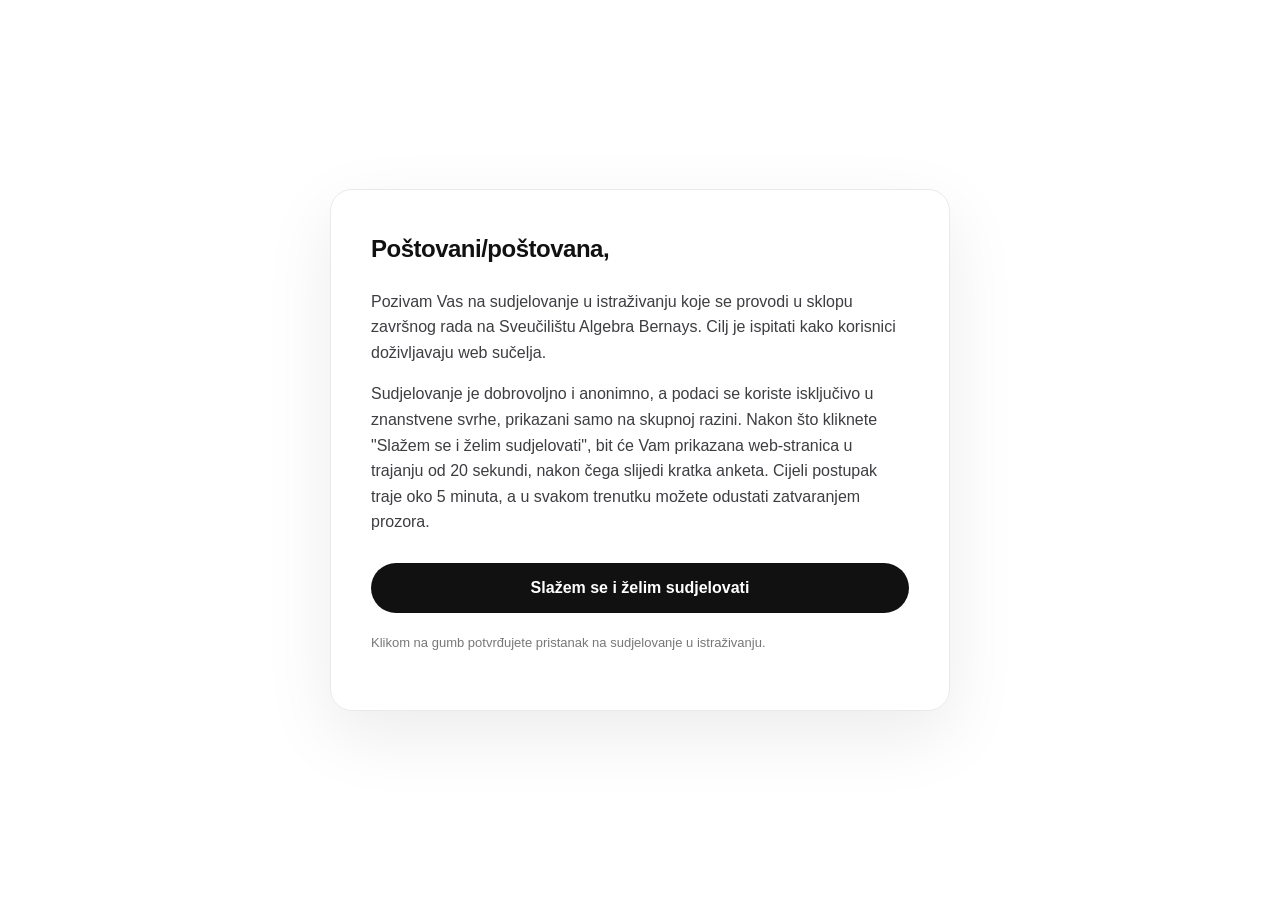
<file: index.html>
<!DOCTYPE html>
<html lang="hr">
<head>
  <meta charset="UTF-8" />
  <meta name="viewport" content="width=device-width, initial-scale=1.0" />
  <title>Auralis Buds</title>
  <style>
    * {
      box-sizing: border-box;
      margin: 0;
      padding: 0;
    }

    html, body {
      overflow-x: hidden;
      width: 100%;
    }

    body {
      font-family: -apple-system, BlinkMacSystemFont, "Segoe UI", Roboto, Arial, sans-serif;
      background: #ffffff;
      color: #111111;
      line-height: 1.6;
      min-height: 100vh;
      display: flex;
      align-items: center;
      justify-content: center;
      padding: 24px;
    }

    .consent-box {
      max-width: 620px;
      width: 100%;
      padding: 40px;
      border: 1px solid #e9e9ec;
      border-radius: 22px;
      box-shadow: 0 24px 70px rgba(0, 0, 0, 0.08);
    }

    .consent-box h1 {
      font-size: 24px;
      letter-spacing: -0.5px;
      margin-bottom: 20px;
    }

    .consent-box p {
      color: #3d3d42;
      font-size: 16px;
      margin-bottom: 16px;
    }

    .consent-box button {
      display: inline-flex;
      align-items: center;
      justify-content: center;
      min-height: 50px;
      width: 100%;
      margin-top: 12px;
      padding: 13px 27px;
      border: none;
      border-radius: 999px;
      background: #111111;
      color: #ffffff;
      font-size: 16px;
      font-weight: 700;
      cursor: pointer;
      transition: transform 0.2s ease, box-shadow 0.2s ease;
    }

    .consent-box button:hover {
      transform: translateY(-2px);
      box-shadow: 0 12px 26px rgba(0, 0, 0, 0.15);
    }

    .consent-box .fine-print {
      margin-top: 20px;
      color: #777777;
      font-size: 13px;
    }
  </style>
</head>
<body>
  <div class="consent-box">
    <h1>Poštovani/poštovana,</h1>
    <p>Pozivam Vas na sudjelovanje u istraživanju koje se provodi u sklopu završnog rada na Sveučilištu Algebra Bernays. Cilj je ispitati kako korisnici doživljavaju web sučelja.</p>
    <p>Sudjelovanje je dobrovoljno i anonimno, a podaci se koriste isključivo u znanstvene svrhe, prikazani samo na skupnoj razini. Nakon što kliknete "Slažem se i želim sudjelovati", bit će Vam prikazana web-stranica u trajanju od 20 sekundi, nakon čega slijedi kratka anketa. Cijeli postupak traje oko 5 minuta, a u svakom trenutku možete odustati zatvaranjem prozora.</p>
    <button id="consentButton">Slažem se i želim sudjelovati</button>
    <p class="fine-print">Klikom na gumb potvrđujete pristanak na sudjelovanje u istraživanju.</p>
  </div>

  <script>
    document.getElementById("consentButton").addEventListener("click", function () {
      var grupa = Math.random() < 0.5 ? "a" : "b";
      var odrediste = grupa === "a" ? "verzija-a/index.html" : "verzija-b/index.html";
      window.location.replace(odrediste);
    });
  </script>
</body>
</html>
</file>
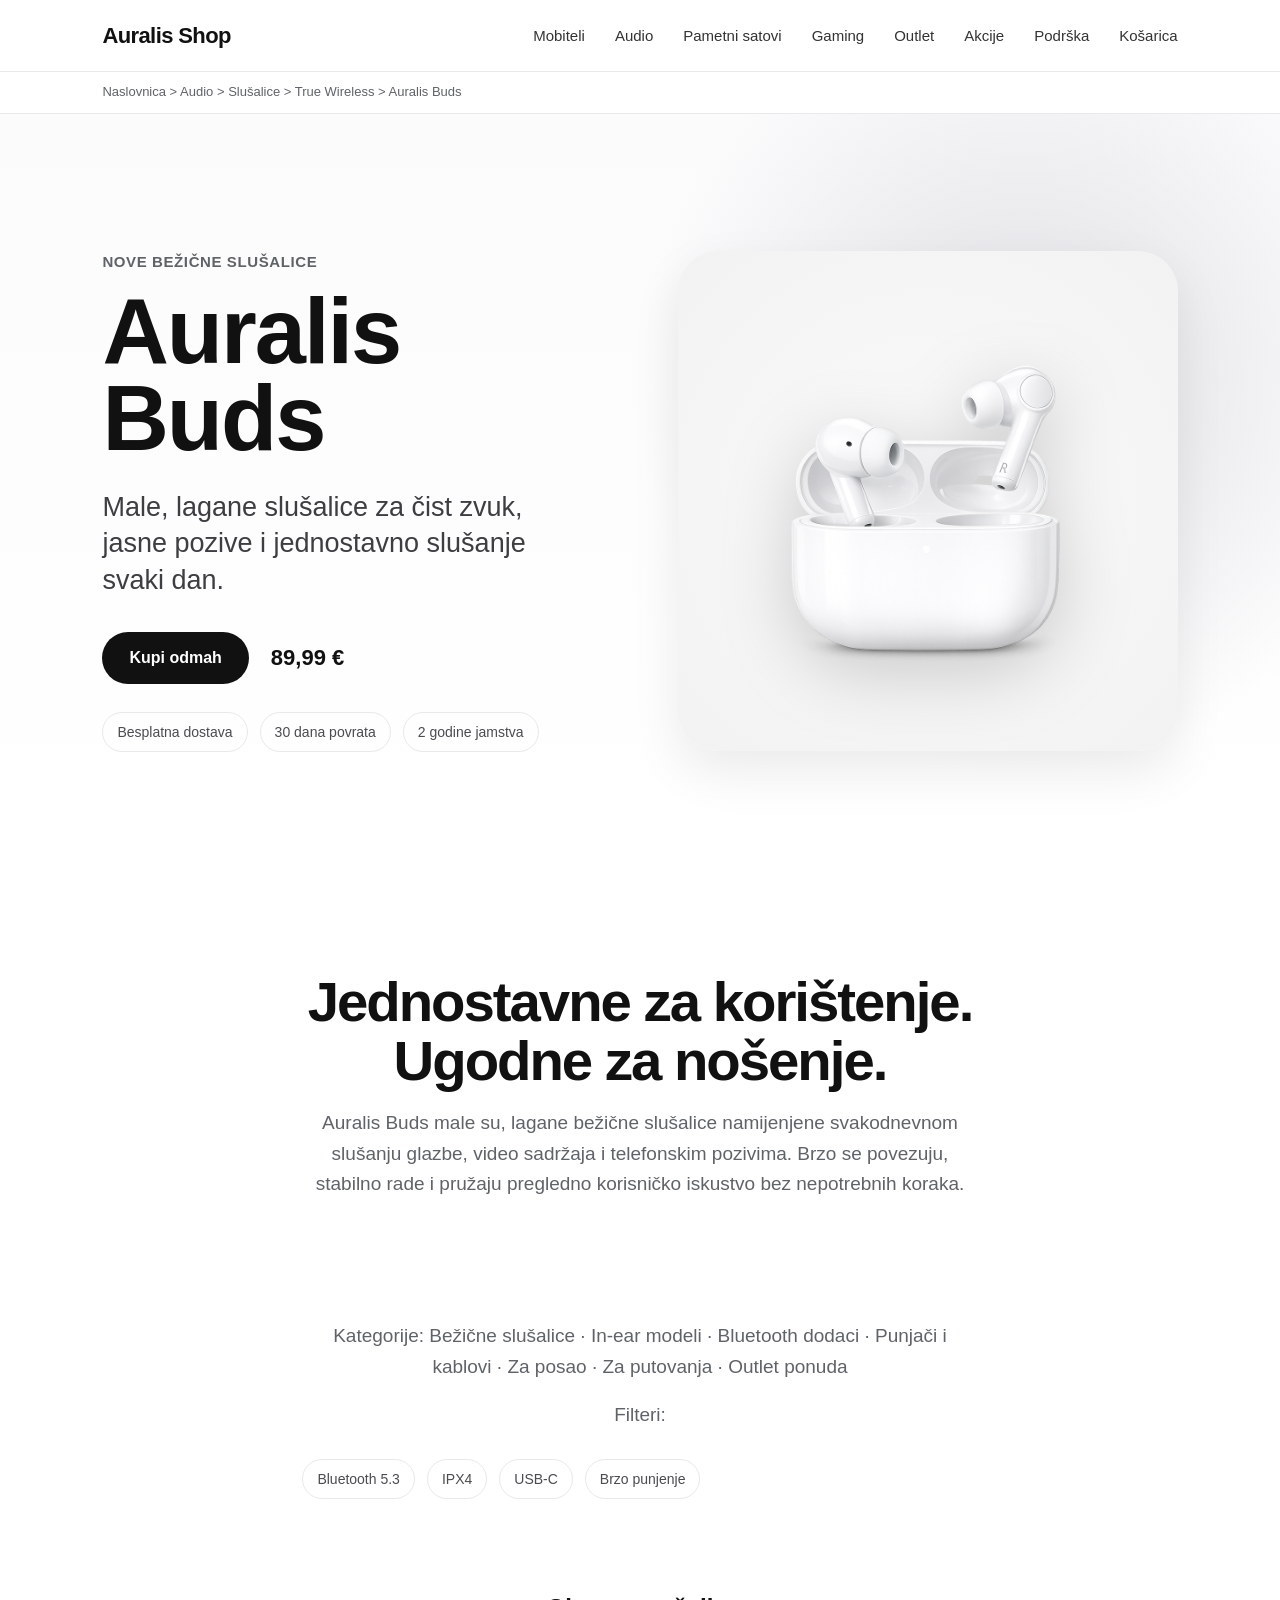
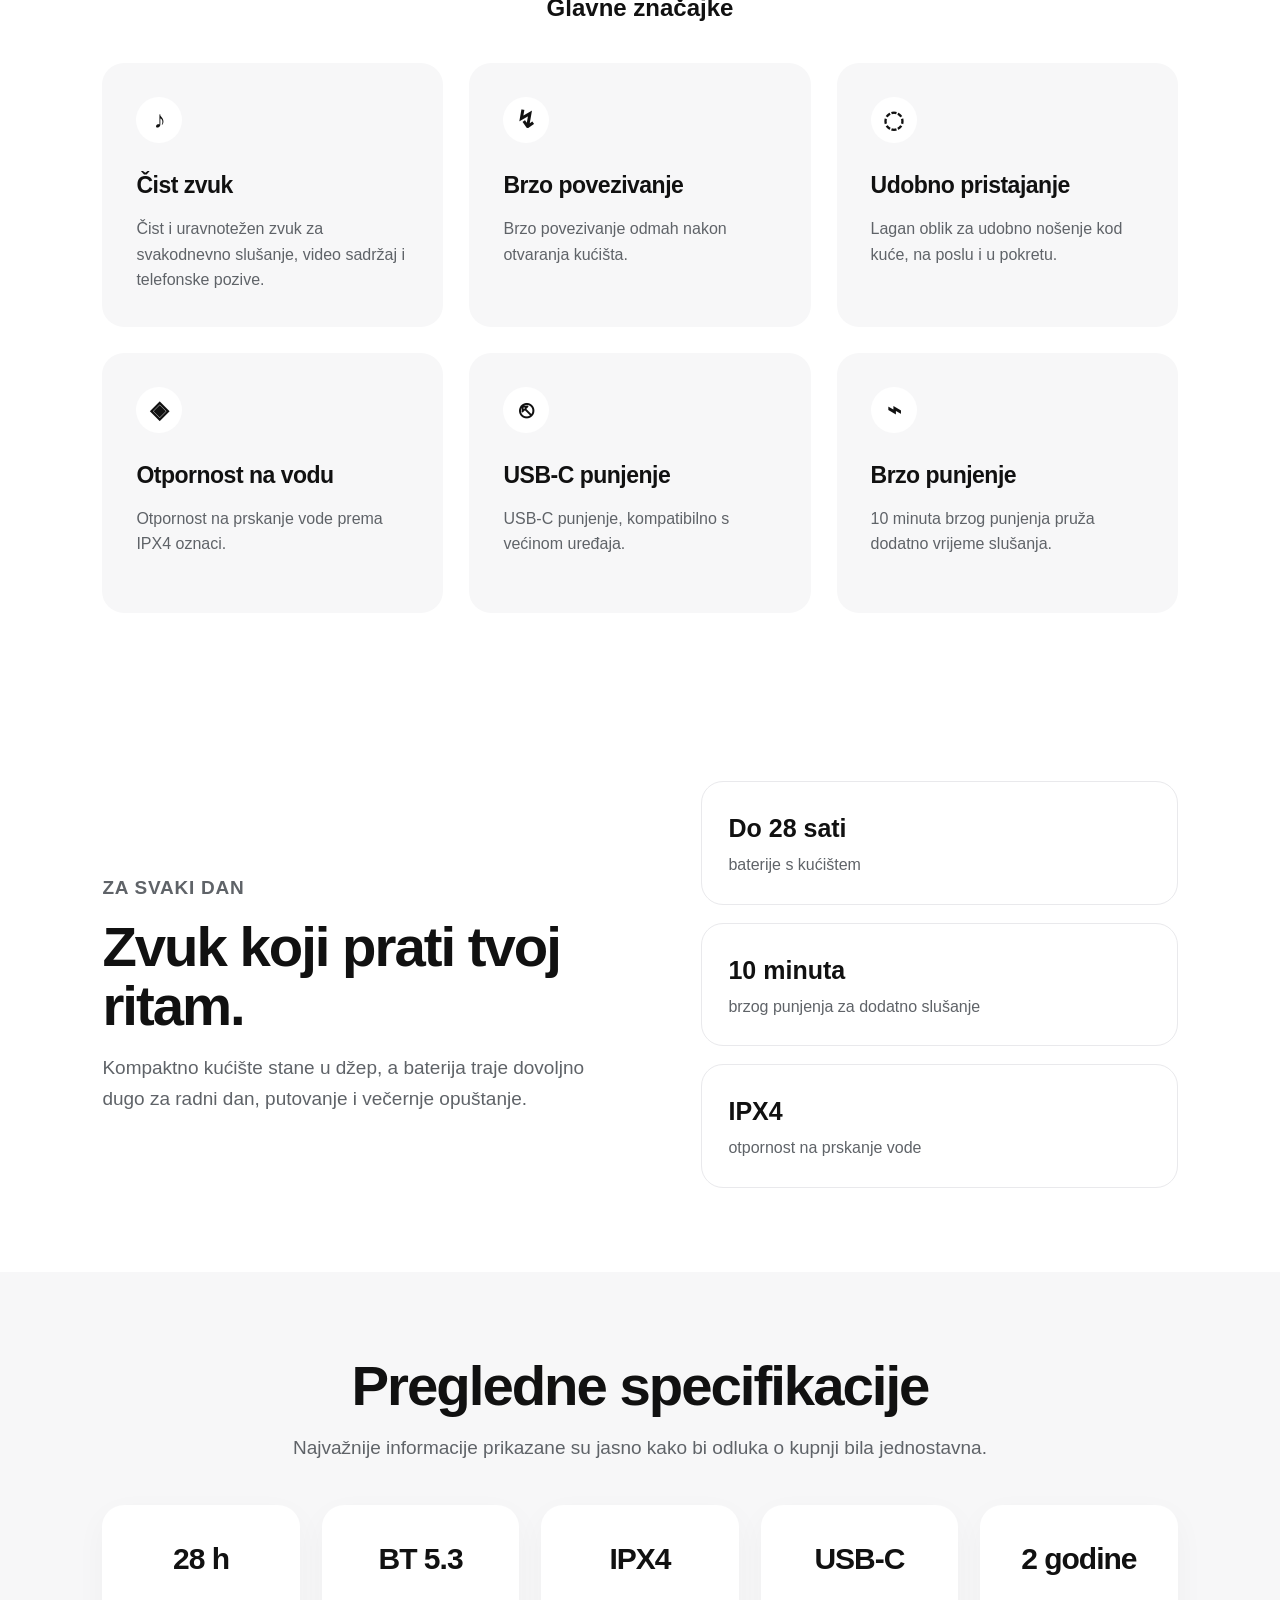
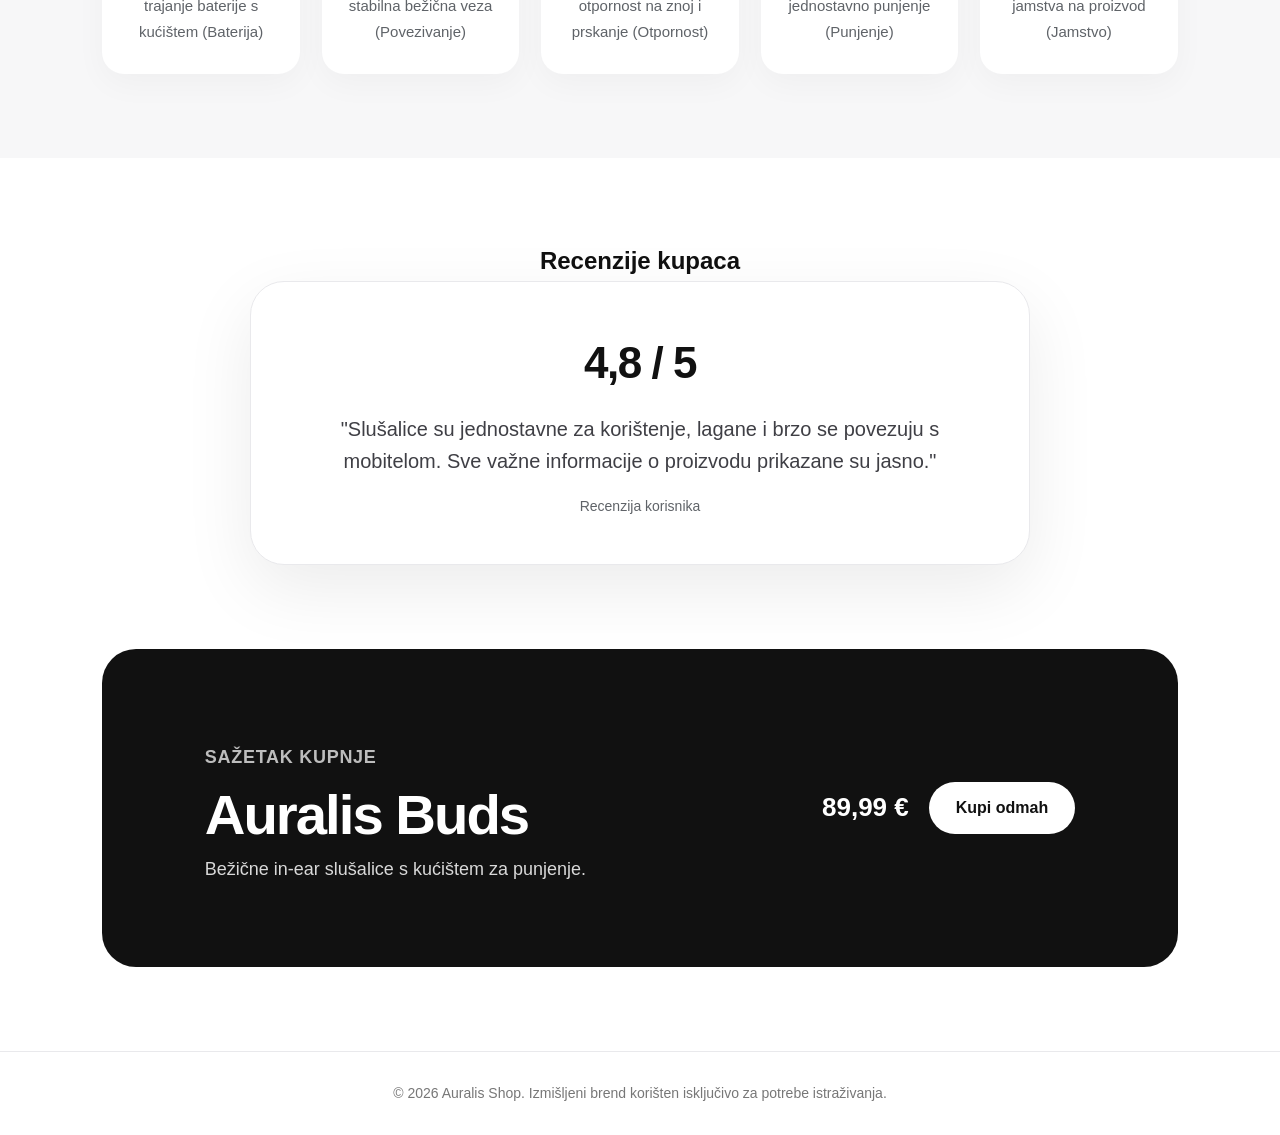
<file: verzija-a/index.html>
<!DOCTYPE html>
<html lang="hr">
<head>
  <meta charset="UTF-8" />
  <meta name="viewport" content="width=device-width, initial-scale=1.0" />
  <title>Auralis Buds | Bežične slušalice</title>
  <meta name="description" content="Auralis Buds - izmišljena stranica za istraživanje kognitivne lakoće web sučelja." />
  <link rel="stylesheet" href="style.css" />
</head>

<body>
  <div class="page-timer" aria-hidden="true">
    <div class="page-timer__bar" id="timerBar"></div>
  </div>

  <header class="header">
    <a href="#" class="logo" aria-label="Auralis Shop početna stranica">Auralis Shop</a>

    <nav class="nav" aria-label="Glavna navigacija">
      <a href="#">Mobiteli</a>
      <a href="#">Audio</a>
      <a href="#">Pametni satovi</a>
      <a href="#">Gaming</a>
      <a href="#">Outlet</a>
      <a href="#">Akcije</a>
      <a href="#">Podrška</a>
      <a href="#">Košarica</a>
    </nav>
  </header>

  <p class="breadcrumb">Naslovnica &gt; Audio &gt; Slušalice &gt; True Wireless &gt; Auralis Buds</p>

  <main>
    <section class="hero">
      <div class="hero__content">
        <p class="eyebrow">Nove bežične slušalice</p>
        <h1>Auralis Buds</h1>
        <p class="hero__lead">
          Male, lagane slušalice za čist zvuk, jasne pozive i jednostavno slušanje svaki dan.
        </p>

        <div class="hero__actions">
          <a href="#buy" class="button">Kupi odmah</a>
          <span class="price">89,99 €</span>
        </div>

        <div class="trust-row" aria-label="Ključne informacije">
          <span>Besplatna dostava</span>
          <span>30 dana povrata</span>
          <span>2 godine jamstva</span>
        </div>
      </div>
      <div class="hero__visual" aria-label="Prikaz proizvoda">
        <div class="product-visual">
          <img src="images/slusalice.png" alt="Auralis Buds bežične slušalice" class="product-image">
        </div>
      </div>

    </section>

    <section class="intro">
      <h2>Jednostavne za korištenje. Ugodne za nošenje.</h2>
      <p>
        Auralis Buds male su, lagane bežične slušalice namijenjene svakodnevnom slušanju glazbe, video sadržaja i telefonskim pozivima. Brzo se povezuju, stabilno rade i pružaju pregledno korisničko iskustvo bez nepotrebnih koraka.
      </p>
    </section>

    <section class="intro" aria-label="Kategorije i filteri">
      <p class="section-lead">Kategorije: Bežične slušalice · In-ear modeli · Bluetooth dodaci · Punjači i kablovi · Za posao · Za putovanja · Outlet ponuda</p>
      <p class="section-lead">Filteri:</p>
      <div class="trust-row" aria-label="Filteri proizvoda">
        <span>Bluetooth 5.3</span>
        <span>IPX4</span>
        <span>USB-C</span>
        <span>Brzo punjenje</span>
      </div>
    </section>

    <section class="features" id="features">
      <h2 style="grid-column:1/-1; text-align:center; margin-bottom:10px;">Glavne značajke</h2>

      <article class="feature-card">
        <div class="icon">♪</div>
        <h3>Čist zvuk</h3>
        <p>Čist i uravnotežen zvuk za svakodnevno slušanje, video sadržaj i telefonske pozive.</p>
      </article>

      <article class="feature-card">
        <div class="icon">↯</div>
        <h3>Brzo povezivanje</h3>
        <p>Brzo povezivanje odmah nakon otvaranja kućišta.</p>
      </article>

      <article class="feature-card">
        <div class="icon">◌</div>
        <h3>Udobno pristajanje</h3>
        <p>Lagan oblik za udobno nošenje kod kuće, na poslu i u pokretu.</p>
      </article>

      <article class="feature-card">
        <div class="icon">◈</div>
        <h3>Otpornost na vodu</h3>
        <p>Otpornost na prskanje vode prema IPX4 oznaci.</p>
      </article>

      <article class="feature-card">
        <div class="icon">⎋</div>
        <h3>USB-C punjenje</h3>
        <p>USB-C punjenje, kompatibilno s većinom uređaja.</p>
      </article>

      <article class="feature-card">
        <div class="icon">⌁</div>
        <h3>Brzo punjenje</h3>
        <p>10 minuta brzog punjenja pruža dodatno vrijeme slušanja.</p>
      </article>
    </section>

    <section class="split-section">
      <div>
        <p class="eyebrow">Za svaki dan</p>
        <h2>Zvuk koji prati tvoj ritam.</h2>
        <p>
          Kompaktno kućište stane u džep, a baterija traje dovoljno dugo za radni dan,
          putovanje i večernje opuštanje.
        </p>
      </div>

      <div class="benefit-list">
        <div>
          <strong>Do 28 sati</strong>
          <span>baterije s kućištem</span>
        </div>
        <div>
          <strong>10 minuta</strong>
          <span>brzog punjenja za dodatno slušanje</span>
        </div>
        <div>
          <strong>IPX4</strong>
          <span>otpornost na prskanje vode</span>
        </div>
      </div>
    </section>

    <section class="specs-section" id="specs">
      <h2>Pregledne specifikacije</h2>
      <p class="section-lead">Najvažnije informacije prikazane su jasno kako bi odluka o kupnji bila jednostavna.</p>

      <div class="specs-grid">
        <article>
          <strong>28 h</strong>
          <span>trajanje baterije s kućištem (Baterija)</span>
        </article>
        <article>
          <strong>BT 5.3</strong>
          <span>stabilna bežična veza (Povezivanje)</span>
        </article>
        <article>
          <strong>IPX4</strong>
          <span>otpornost na znoj i prskanje (Otpornost)</span>
        </article>
        <article>
          <strong>USB-C</strong>
          <span>jednostavno punjenje (Punjenje)</span>
        </article>
        <article>
          <strong>2 godine</strong>
          <span>jamstva na proizvod (Jamstvo)</span>
        </article>
      </div>
    </section>

    <section class="reviews" id="reviews">
      <h2 style="text-align:center; width:100%;">Recenzije kupaca</h2>
      <div class="review-card">
        <div class="rating">4,8 / 5</div>
        <p>
          "Slušalice su jednostavne za korištenje, lagane i brzo se povezuju s mobitelom.
          Sve važne informacije o proizvodu prikazane su jasno."
        </p>
        <span>Recenzija korisnika</span>
      </div>
    </section>

    <section class="buy-box" id="buy">
      <div>
        <p class="eyebrow" style="color:#bdbdbd;">Sažetak kupnje</p>
        <h2>Auralis Buds</h2>
        <p>Bežične in-ear slušalice s kućištem za punjenje.</p>
      </div>

      <div class="buy-box__action">
        <strong>89,99 €</strong>
        <a href="#" class="button button--light" id="buyButton">Kupi odmah</a>
      </div>
    </section>
  </main>

  <footer class="footer">
    <p>© 2026 Auralis Shop. Izmišljeni brend korišten isključivo za potrebe istraživanja.</p>
  </footer>

  <script src="script.js"></script>
</body>
</html>
</file>
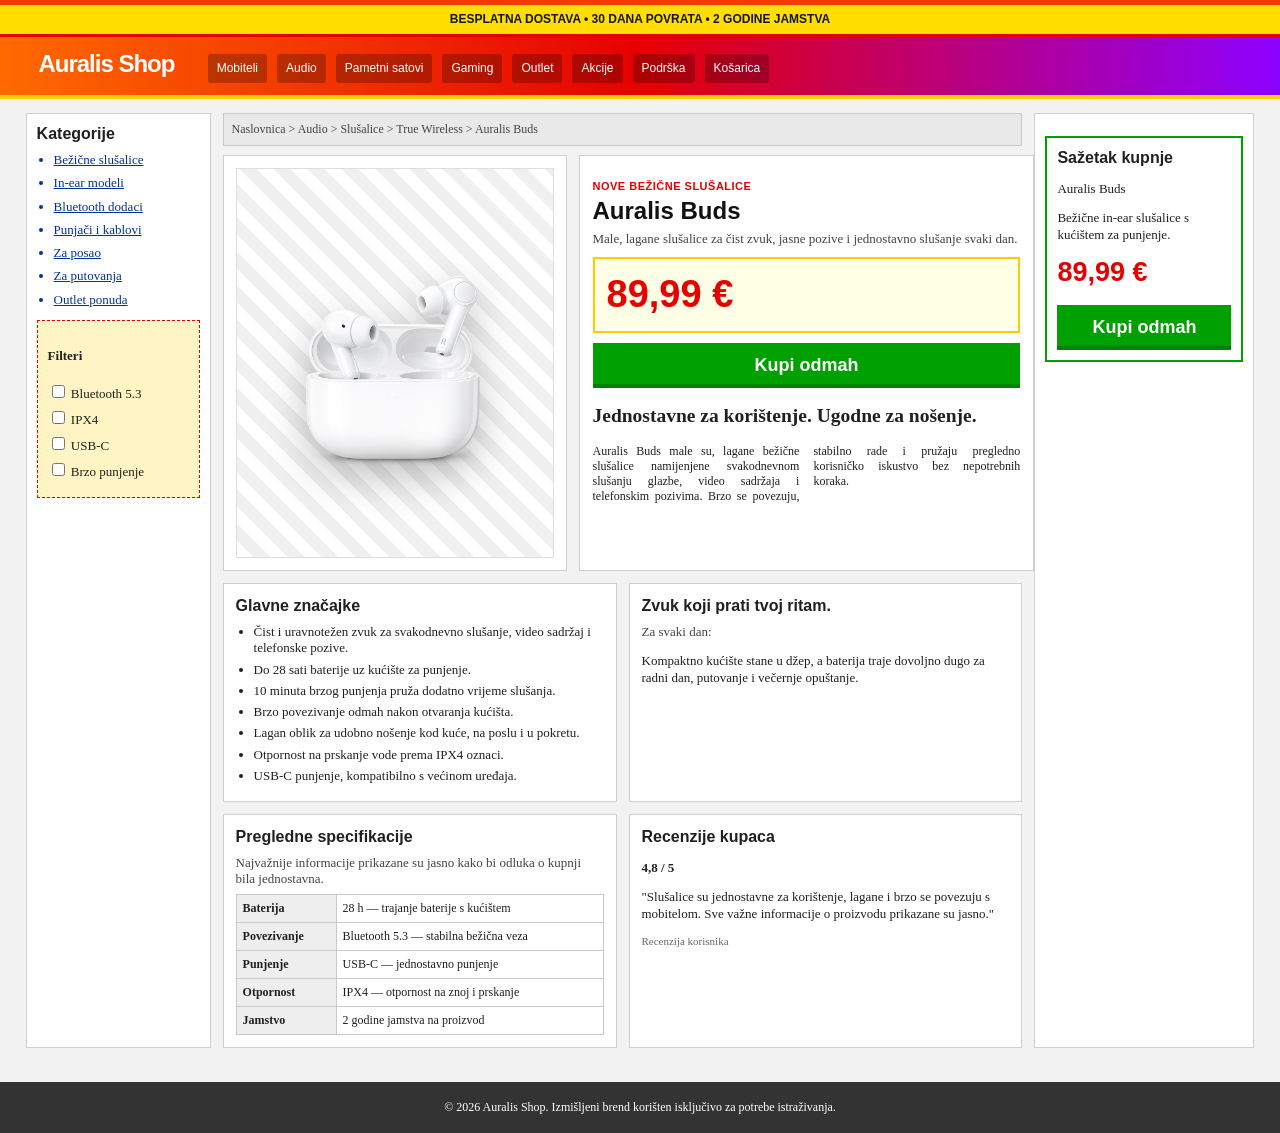
<file: verzija-b/index.html>
<!DOCTYPE html>
<html lang="hr">
<head>
  <meta charset="UTF-8" />
  <meta name="viewport" content="width=device-width, initial-scale=1.0" />
  <title>Auralis Buds - Specifikacije, recenzije i kupnja</title>
  <link rel="stylesheet" href="style.css" />
</head>

<body>
  <div class="timer"><div id="timerBar"></div></div>

  <div class="top-strip">
    BESPLATNA DOSTAVA • 30 DANA POVRATA • 2 GODINE JAMSTVA
  </div>

  <header class="header">
    <div class="logo">Auralis Shop</div>
    <nav>
      <a href="#">Mobiteli</a>
      <a href="#">Audio</a>
      <a href="#">Pametni satovi</a>
      <a href="#">Gaming</a>
      <a href="#">Outlet</a>
      <a href="#">Akcije</a>
      <a href="#">Podrška</a>
      <a href="#">Košarica</a>
    </nav>
  </header>

  <main class="page">
    <aside class="left-sidebar">
      <h3>Kategorije</h3>
      <ul>
        <li>Bežične slušalice</li>
        <li>In-ear modeli</li>
        <li>Bluetooth dodaci</li>
        <li>Punjači i kablovi</li>
        <li>Za posao</li>
        <li>Za putovanja</li>
        <li>Outlet ponuda</li>
      </ul>

      <div class="filter-box">
        <h4>Filteri</h4>
        <label><input type="checkbox"> Bluetooth 5.3</label>
        <label><input type="checkbox"> IPX4</label>
        <label><input type="checkbox"> USB-C</label>
        <label><input type="checkbox"> Brzo punjenje</label>
      </div>
    </aside>

    <section class="product-area">
      <div class="breadcrumbs">Naslovnica &gt; Audio &gt; Slušalice &gt; True Wireless &gt; Auralis Buds</div>

      <div class="product-layout">
        <div class="image-column">
          <div class="image-box">
            <img src="images/slusalice.png" alt="Auralis Buds bežične slušalice">
          </div>
        </div>

        <div class="info-column">
          <p class="eyebrow-text">Nove bežične slušalice</p>
          <h1>Auralis Buds</h1>
          <p class="lead-text">Male, lagane slušalice za čist zvuk, jasne pozive i jednostavno slušanje svaki dan.</p>

          <div class="price-box">
            <span class="new-price">89,99 €</span>
          </div>

          <button class="buy-btn">Kupi odmah</button>

          <h2>Jednostavne za korištenje. Ugodne za nošenje.</h2>
          <div class="dense-text">
            Auralis Buds male su, lagane bežične slušalice namijenjene svakodnevnom slušanju glazbe, video sadržaja i telefonskim pozivima. Brzo se povezuju, stabilno rade i pružaju pregledno korisničko iskustvo bez nepotrebnih koraka.
          </div>
        </div>
      </div>

      <section class="content-grid">
        <article class="panel">
          <h2>Glavne značajke</h2>
          <ul>
            <li>Čist i uravnotežen zvuk za svakodnevno slušanje, video sadržaj i telefonske pozive.</li>
            <li>Do 28 sati baterije uz kućište za punjenje.</li>
            <li>10 minuta brzog punjenja pruža dodatno vrijeme slušanja.</li>
            <li>Brzo povezivanje odmah nakon otvaranja kućišta.</li>
            <li>Lagan oblik za udobno nošenje kod kuće, na poslu i u pokretu.</li>
            <li>Otpornost na prskanje vode prema IPX4 oznaci.</li>
            <li>USB-C punjenje, kompatibilno s većinom uređaja.</li>
          </ul>
        </article>

        <article class="panel">
          <h2>Zvuk koji prati tvoj ritam.</h2>
          <p class="lead-text">Za svaki dan:</p>
          <p>Kompaktno kućište stane u džep, a baterija traje dovoljno dugo za radni dan, putovanje i večernje opuštanje.</p>
        </article>

        <article class="panel specs">
          <h2>Pregledne specifikacije</h2>
          <p class="lead-text">Najvažnije informacije prikazane su jasno kako bi odluka o kupnji bila jednostavna.</p>
          <table>
            <tr><td>Baterija</td><td>28 h — trajanje baterije s kućištem</td></tr>
            <tr><td>Povezivanje</td><td>Bluetooth 5.3 — stabilna bežična veza</td></tr>
            <tr><td>Punjenje</td><td>USB-C — jednostavno punjenje</td></tr>
            <tr><td>Otpornost</td><td>IPX4 — otpornost na znoj i prskanje</td></tr>
            <tr><td>Jamstvo</td><td>2 godine jamstva na proizvod</td></tr>
          </table>
        </article>

        <article class="panel">
          <h2>Recenzije kupaca</h2>
          <p><b>4,8 / 5</b></p>
          <p>"Slušalice su jednostavne za korištenje, lagane i brzo se povezuju s mobitelom. Sve važne informacije o proizvodu prikazane su jasno."</p>
          <p class="reviewer">Recenzija korisnika</p>
        </article>
      </section>
    </section>

    <aside class="right-sidebar">
      <div class="sticky-box">
        <h3>Sažetak kupnje</h3>
        <p>Auralis Buds</p>
        <p>Bežične in-ear slušalice s kućištem za punjenje.</p>
        <p class="mini-price">89,99 €</p>
        <button>Kupi odmah</button>
      </div>
    </aside>
  </main>

  <footer>
    © 2026 Auralis Shop. Izmišljeni brend korišten isključivo za potrebe istraživanja.
  </footer>

  <script src="script.js"></script>
</body>
</html>
</file>
<file: verzija-a/style.css>
:root {
  --bg: #ffffff;
  --soft-bg: #f7f7f8;
  --text: #111111;
  --muted: #5f6368;
  --line: #e9e9ec;
  --dark: #111111;
  --radius-lg: 34px;
  --radius-md: 22px;
  --shadow: 0 24px 70px rgba(0, 0, 0, 0.08);
}

* {
  box-sizing: border-box;
  margin: 0;
  padding: 0;
}

html, body {
  overflow-x: hidden;
  width: 100%;
}

html {
  scroll-behavior: smooth;
}

body {
  font-family: -apple-system, BlinkMacSystemFont, "Segoe UI", Roboto, Arial, sans-serif;
  background: var(--bg);
  color: var(--text);
  line-height: 1.6;
}

img {
  max-width: 100%;
  height: auto;
}

.page-timer {
  position: fixed;
  inset: 0 0 auto 0;
  height: 4px;
  z-index: 1000;
  background: transparent;
}

.page-timer__bar {
  width: 100%;
  height: 100%;
  background: #111111;
  transform-origin: left;
}

.header {
  position: sticky;
  top: 0;
  z-index: 900;
  display: flex;
  align-items: center;
  justify-content: space-between;
  padding: 18px 8%;
  background: rgba(255, 255, 255, 0.86);
  border-bottom: 1px solid var(--line);
  backdrop-filter: blur(14px);
}

.logo {
  color: var(--text);
  font-size: 22px;
  font-weight: 750;
  letter-spacing: -0.6px;
  text-decoration: none;
}

.nav {
  display: flex;
  gap: 30px;
}

.nav a {
  color: #333333;
  font-size: 15px;
  text-decoration: none;
}

.nav a:hover {
  color: #000000;
}

.hero {
  display: grid;
  grid-template-columns: 1.02fr 0.98fr;
  align-items: center;
  gap: 120px;
  min-height: 86vh;
  padding: 72px 8%;
  background:
    radial-gradient(circle at 80% 35%, rgba(220, 220, 225, 0.9), transparent 34%),
    linear-gradient(180deg, #fbfbfc, #ffffff);
}

.eyebrow {
  margin-bottom: 14px;
  color: var(--muted);
  font-size: 15px;
  font-weight: 650;
  letter-spacing: 0.04em;
  text-transform: uppercase;
}

h1 {
  font-size: clamp(40px, 9vw, 92px);
  letter-spacing: -2px;
  line-height: .95;
}

.hero__lead {
  max-width: 560px;
  margin-top: 26px;
  color: #3d3d42;
  font-size: clamp(18px, 2.2vw, 27px);
  line-height: 1.35;
}

.hero__actions {
  display: flex;
  align-items: center;
  gap: 22px;
  margin-top: 34px;
  flex-wrap: wrap;
}

.button {
  display: inline-flex;
  align-items: center;
  justify-content: center;
  min-height: 48px;
  padding: 13px 27px;
  border-radius: 999px;
  background: var(--dark);
  color: #ffffff;
  font-size: 16px;
  font-weight: 700;
  text-decoration: none;
  transition: transform 0.2s ease, box-shadow 0.2s ease;
}

.button:hover {
  transform: translateY(-2px);
  box-shadow: 0 12px 26px rgba(0, 0, 0, 0.15);
}

.price {
  font-size: 22px;
  font-weight: 700;
}

.trust-row {
  display: flex;
  flex-wrap: wrap;
  gap: 12px;
  margin-top: 28px;
}

.trust-row span {
  padding: 8px 14px;
  border: 1px solid var(--line);
  border-radius: 999px;
  background: rgba(255,255,255,0.7);
  color: #4b4b50;
  font-size: 14px;
}

.hero__visual {
  display: flex;
  justify-content: center;
}

.product-visual {
  display: flex;
  justify-content: center;
  align-items: center;
  width: min(500px, 85vw);
  height: min(500px, 85vw);
  background: radial-gradient(circle, #fafafa 0%, #f2f2f2 100%);
  border-radius: 40px;
  box-shadow: 0 20px 50px rgba(0,0,0,0.08);
}

.product-image{
  width:90%;
  max-width:500px;
  height:auto;
  object-fit:contain;
  filter: drop-shadow(0 20px 35px rgba(0,0,0,.18));
  transition:.3s;
}

.product-image:hover{

  transform:scale(1.03);

}

.intro,
.features,
.split-section,
.specs-section,
.reviews,
.buy-box {
  margin: 0 auto;
  padding: 84px 8%;
}

.intro {
  max-width: 880px;
  text-align: center;
}

.intro h2,
.split-section h2,
.specs-section h2,
.buy-box h2 {
  font-size: clamp(30px, 4.4vw, 58px);
  line-height: 1.05;
  letter-spacing: -2px;
}

.intro p,
.split-section p,
.section-lead {
  margin-top: 18px;
  color: var(--muted);
  font-size: 19px;
}

.features {
  display: grid;
  grid-template-columns: repeat(3, 1fr);
  gap: 26px;
  padding-top: 30px;
}

.feature-card {
  min-height: 260px;
  padding: 34px;
  border-radius: var(--radius-md);
  background: var(--soft-bg);
}

.icon {
  display: grid;
  place-items: center;
  width: 46px;
  height: 46px;
  margin-bottom: 24px;
  border-radius: 50%;
  background: #ffffff;
  font-size: 24px;
  font-weight: 700;
}

.feature-card h3 {
  margin-bottom: 12px;
  font-size: 23px;
  letter-spacing: -0.5px;
}

.feature-card p {
  color: var(--muted);
  font-size: 16px;
}

.split-section {
  display: grid;
  grid-template-columns: 1fr 0.9fr;
  align-items: center;
  gap: 70px;
}

.benefit-list {
  display: grid;
  gap: 18px;
}

.benefit-list div {
  padding: 26px;
  border: 1px solid var(--line);
  border-radius: var(--radius-md);
  background: #ffffff;
}

.benefit-list strong {
  display: block;
  margin-bottom: 4px;
  font-size: 25px;
}

.benefit-list span {
  color: var(--muted);
}

.specs-section {
  text-align: center;
  background: var(--soft-bg);
}

.specs-grid {
  display: grid;
  grid-template-columns: repeat(4, 1fr);
  gap: 22px;
  margin-top: 42px;
}

.specs-grid article {
  padding: 30px 20px;
  border-radius: var(--radius-md);
  background: #ffffff;
  box-shadow: 0 10px 32px rgba(0,0,0,0.035);
}

.specs-grid strong {
  display: block;
  margin-bottom: 10px;
  font-size: 30px;
  letter-spacing: -1px;
}

.specs-grid span {
  color: var(--muted);
  font-size: 15px;
}

.reviews {
  display: flex;
  flex-wrap: wrap;
  justify-content: center;
}

.review-card {
  max-width: 780px;
  padding: 46px;
  border-radius: var(--radius-lg);
  background: #ffffff;
  border: 1px solid var(--line);
  text-align: center;
  box-shadow: var(--shadow);
}

.rating {
  margin-bottom: 15px;
  font-size: 44px;
  font-weight: 800;
  letter-spacing: -1.5px;
}

.review-card p {
  color: #3f3f45;
  font-size: 20px;
}

.review-card span {
  display: block;
  margin-top: 18px;
  color: var(--muted);
  font-size: 14px;
}

.buy-box {
  display: flex;
  justify-content: space-between;
  align-items: center;
  gap: 28px;
  width: min(1120px, 84%);
  margin-bottom: 84px;
  border-radius: var(--radius-lg);
  background: #111111;
  color: #ffffff;
}

.buy-box p {
  margin-top: 10px;
  color: #d9d9d9;
  font-size: 18px;
}

.buy-box__action {
  display: flex;
  align-items: center;
  gap: 20px;
  white-space: nowrap;
}

.buy-box__action strong {
  font-size: 26px;
}

.button--light {
  background: #ffffff;
  color: #111111;
}

.footer {
  padding: 30px 8%;
  border-top: 1px solid var(--line);
  color: #777777;
  text-align: center;
  font-size: 14px;
}

@media (max-width: 900px) {
  .nav {
    display: none;
  }

  .hero,
  .split-section,
  .buy-box {
    grid-template-columns: 1fr;
  }

  .hero {
    gap: 40px;
    min-height: auto;
    text-align: center;
  }

  .hero__actions,
  .trust-row {
    justify-content: center;
  }

  .features,
  .specs-grid {
    grid-template-columns: 1fr;
  }

  .split-section {
    gap: 28px;
  }

  .buy-box {
    display: grid;
    width: min(100% - 32px, 1120px);
    text-align: center;
  }

  .buy-box__action {
    justify-content: center;
    flex-wrap: wrap;
  }
}

@media (max-width: 480px) {
  .hero {
    padding: 48px 6%;
  }

  .hero__lead {
    font-size: 18px;
  }

  .trust-row span {
    font-size: 12px;
    padding: 6px 10px;
  }

  .intro, .features, .split-section, .specs-section, .reviews, .buy-box {
    padding: 56px 6%;
  }

  .review-card {
    padding: 28px 20px;
  }

  .rating {
    font-size: 32px;
  }
}

.breadcrumb {
  padding: 10px 8%;
  color: var(--muted);
  font-size: 13px;
  border-bottom: 1px solid var(--line);
}

.nav {
  flex-wrap: wrap;
  row-gap: 8px;
}


.specs-grid {
  grid-template-columns: repeat(auto-fit, minmax(190px, 1fr));
}

.intro + .intro {
  padding-top: 20px;
  padding-bottom: 60px;
}

 {
  margin-top: 4px;
  margin-bottom: 4px;
}


.feature-card .icon {
  color: #111111;
  font-variant-emoji: text;
}
</file>
<file: verzija-b/style.css>
* {
  box-sizing: border-box;
}

body {
  margin: 0;
  font-family: "Times New Roman", Georgia, serif;
  background: #f2f2f2;
  color: #202020;
  font-size: 13px;
  line-height: 1.25;
}

.timer {
  position: fixed;
  top: 0;
  left: 0;
  width: 100%;
  height: 5px;
  background: #ddd;
  z-index: 9999;
}

#timerBar {
  height: 100%;
  width: 100%;
  background: #f23b00;
  transform-origin: left;
}

.top-strip {
  margin-top: 5px;
  background: #ffde00;
  color: #151515;
  padding: 7px 12px;
  font-family: Arial, sans-serif;
  font-weight: bold;
  font-size: 12px;
  text-align: center;
  border-bottom: 3px solid #e60000;
}

.header {
  background: linear-gradient(90deg, #ff6a00, #e60000, #8c00ff);
  color: white;
  padding: 12px 3%;
  border-bottom: 4px solid #ffd000;
}

.logo {
  display: inline-block;
  margin-right: 30px;
  font-family: Arial, sans-serif;
  font-size: 24px;
  font-weight: 900;
  letter-spacing: -1px;
}

nav {
  display: inline-flex;
  gap: 10px;
  flex-wrap: wrap;
}

nav a {
  color: white;
  background: rgba(0,0,0,.25);
  padding: 7px 9px;
  text-decoration: none;
  font-family: Arial, sans-serif;
  font-size: 12px;
  border-radius: 3px;
}

.page {
  display: grid;
  grid-template-columns: 185px minmax(620px, 1fr) 220px;
  gap: 12px;
  padding: 14px 2%;
}

.left-sidebar,
.right-sidebar,
.panel,
.info-column,
.image-column {
  background: white;
  border: 1px solid #cfcfcf;
}

.left-sidebar,
.right-sidebar {
  padding: 10px;
}

.left-sidebar h3,
.right-sidebar h3,
.panel h2 {
  margin: 0 0 8px;
  font-family: Arial, sans-serif;
  font-size: 16px;
}

.left-sidebar ul {
  margin: 0;
  padding-left: 17px;
}

.left-sidebar li {
  margin-bottom: 7px;
  text-decoration: underline;
  color: #003399;
}

.promo-box,
.filter-box,
.ad-box,
.sticky-box {
  margin-top: 12px;
  padding: 10px;
  background: #fff4c4;
  border: 1px dashed #e60000;
}

.filter-box label {
  display: block;
  margin: 6px 0;
}

.breadcrumbs {
  margin-bottom: 9px;
  padding: 8px;
  background: #e9e9e9;
  color: #444;
  font-size: 12px;
  border: 1px solid #c9c9c9;
}

.product-layout {
  display: grid;
  grid-template-columns: 43% 57%;
  gap: 12px;
}

.image-column {
  padding: 12px;
}

.badge-row {
  display: flex;
  gap: 6px;
  flex-wrap: wrap;
  margin-bottom: 8px;
}

.badge-row span {
  background: #e60000;
  color: white;
  padding: 4px 7px;
  font-family: Arial, sans-serif;
  font-size: 11px;
  font-weight: bold;
}

.image-box {
  min-height: 390px;
  display: flex;
  align-items: center;
  justify-content: center;
  background:
    repeating-linear-gradient(45deg, #ffffff, #ffffff 12px, #f0f0f0 12px, #f0f0f0 24px);
  border: 1px solid #dddddd;
}

.image-box img {
  width: 92%;
  max-width: 430px;
  height: auto;
  filter: drop-shadow(0 16px 20px rgba(0,0,0,.25));
}

.thumbs {
  display: grid;
  grid-template-columns: repeat(4, 1fr);
  gap: 6px;
  margin-top: 8px;
}

.thumbs div {
  padding: 10px 4px;
  background: #ececec;
  border: 1px solid #c8c8c8;
  text-align: center;
  font-size: 11px;
}

.info-column {
  padding: 13px;
}

h1 {
  margin: 0 0 8px;
  font-family: Arial Narrow, Arial, sans-serif;
  font-size: 24px;
  line-height: 1.05;
  color: #111;
}

.rating-line {
  color: #444;
  font-size: 12px;
  background: #f2f2ff;
  border: 1px solid #d4d4ff;
  padding: 7px;
}

.notice {
  margin-top: 8px;
  padding: 8px;
  background: #fff0f0;
  border: 1px solid #ff9b9b;
  color: #4f0000;
}

.price-box {
  margin-top: 10px;
  padding: 12px;
  background: #ffffe5;
  border: 2px solid #ffcc00;
}

.old-price {
  color: #777;
  text-decoration: line-through;
  font-size: 17px;
  margin-right: 10px;
}

.new-price {
  color: #e60000;
  font-family: Arial, sans-serif;
  font-size: 38px;
  font-weight: 900;
}

.small-note {
  display: block;
  margin-top: 3px;
  color: #666;
  font-size: 11px;
}

.payment-grid {
  display: grid;
  grid-template-columns: repeat(2, 1fr);
  gap: 6px;
  margin-top: 10px;
}

.payment-grid div {
  background: #e9f7ff;
  border: 1px solid #9ccce6;
  padding: 7px;
  font-size: 12px;
}

.buy-btn,
.secondary-btn,
.sticky-box button {
  width: 100%;
  margin-top: 10px;
  padding: 12px;
  border: none;
  font-family: Arial, sans-serif;
  font-weight: bold;
  cursor: pointer;
}

.buy-btn,
.sticky-box button {
  background: #00a000;
  color: white;
  font-size: 18px;
  box-shadow: inset 0 -4px 0 rgba(0,0,0,.18);
}

.secondary-btn {
  background: #3333cc;
  color: white;
  font-size: 13px;
}

.dense-text {
  margin-top: 10px;
  column-count: 2;
  column-gap: 14px;
  text-align: justify;
  font-size: 12px;
}

.content-grid {
  display: grid;
  grid-template-columns: 1fr 1fr;
  gap: 12px;
  margin-top: 12px;
}

.panel {
  padding: 12px;
}

.panel ul {
  margin: 0;
  padding-left: 18px;
}

.panel li {
  margin-bottom: 5px;
}

.yellow {
  background: #fff8ce;
}

.specs table {
  width: 100%;
  border-collapse: collapse;
  font-size: 12px;
}

.specs td {
  border: 1px solid #c9c9c9;
  padding: 6px;
}

.specs td:first-child {
  font-weight: bold;
  background: #eeeeee;
}

.sticky-box {
  position: sticky;
  top: 18px;
  background: white;
  border: 2px solid #00a000;
}

.mini-price {
  color: #e60000;
  font-size: 27px;
  font-family: Arial, sans-serif;
  font-weight: 900;
  margin: 5px 0;
}

.ad-box {
  background: #e8e8ff;
  border-color: #3333cc;
}

footer {
  margin-top: 20px;
  padding: 18px;
  background: #333;
  color: white;
  text-align: center;
  font-size: 12px;
}

@media (max-width: 1000px) {
  .page {
    grid-template-columns: 1fr;
  }

  .product-layout,
  .content-grid {
    grid-template-columns: 1fr;
  }

  .right-sidebar {
    display: none;
  }
}

.eyebrow-text {
  font-family: Arial, sans-serif;
  font-size: 11px;
  font-weight: bold;
  color: #e60000;
  text-transform: uppercase;
  letter-spacing: .5px;
  margin-bottom: 4px;
}

.lead-text {
  margin: 6px 0;
  font-size: 13px;
  color: #444;
}

.reviewer {
  display: block;
  margin-top: 6px;
  color: #666;
  font-size: 11px;
}
</file>
